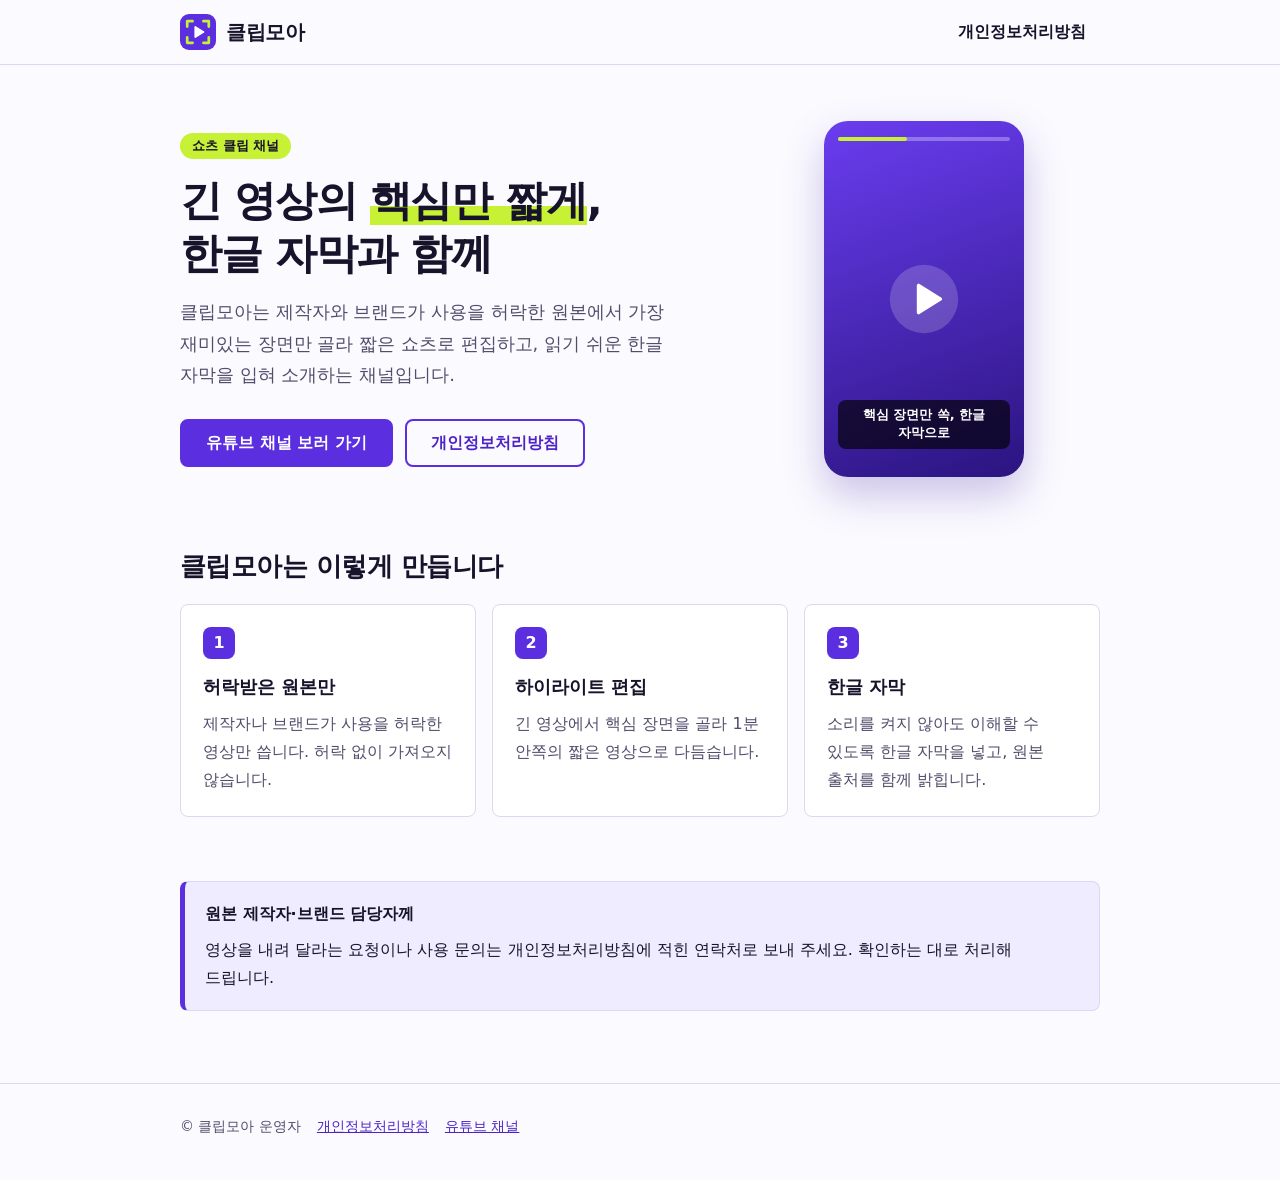
<file: index.html>
<!doctype html>
<html lang="ko">
<head>
<meta charset="utf-8">
<meta name="viewport" content="width=device-width, initial-scale=1">
<meta name="color-scheme" content="light dark">
<title>클립모아 | 허락받은 원본의 하이라이트를 한글 자막 쇼츠로</title>
<meta name="description" content="클립모아는 제작자와 브랜드의 허락을 받은 원본을 짧은 하이라이트로 편집하고 한글 자막을 입혀 올리는 쇼츠 채널입니다.">
<link rel="stylesheet" href="style.css">
</head>
<body>
<header class="bar"><div class="wrap">
  <a class="logo" href="./"><svg viewBox="0 0 40 40" aria-hidden="true" focusable="false"><rect width="40" height="40" rx="10" fill="#5b2ee0"/><path d="M8 14V8h6M32 14V8h-6M8 26v6h6M32 26v6h-6" fill="none" stroke="#c6f135" stroke-width="3" stroke-linecap="round" stroke-linejoin="round"/><path d="M16 14.5v11a1 1 0 0 0 1.5.9l9-5.5a1 1 0 0 0 0-1.8l-9-5.5a1 1 0 0 0-1.5.9z" fill="#fff"/></svg><span>클립모아</span></a>
  <nav class="menu" aria-label="주요 메뉴"><a href="privacy.html">개인정보처리방침</a></nav>
</div></header>
<main>
<section class="hero"><div class="wrap">
  <div>
    <p class="tag">쇼츠 클립 채널</p>
    <h1>긴 영상의 <em>핵심만 짧게</em>,<br>한글 자막과 함께</h1>
    <p class="lead">클립모아는 제작자와 브랜드가 사용을 허락한 원본에서 가장 재미있는 장면만 골라 짧은 쇼츠로 편집하고, 읽기 쉬운 한글 자막을 입혀 소개하는 채널입니다.</p>
    <div class="btns">
      <a class="btn primary" href="https://www.youtube.com/@keullibmoa" rel="noopener">유튜브 채널 보러 가기</a>
      <a class="btn ghost" href="privacy.html">개인정보처리방침</a>
    </div>
  </div>
  <div class="phone" aria-hidden="true">
    <span class="prog"><i></i></span>
    <svg viewBox="0 0 40 40" focusable="false"><circle cx="20" cy="20" r="19" fill="#fff" fill-opacity=".18"/><path d="M16 12.5v15a1 1 0 0 0 1.5.9l12-7.5a1 1 0 0 0 0-1.8l-12-7.5a1 1 0 0 0-1.5.9z" fill="#fff"/></svg>
    <span class="sub">핵심 장면만 쏙, 한글 자막으로</span>
  </div>
</div></section>

<section class="block"><div class="wrap">
  <h2>클립모아는 이렇게 만듭니다</h2>
  <div class="cards">
    <div class="card"><span class="num">1</span><h3>허락받은 원본만</h3><p>제작자나 브랜드가 사용을 허락한 영상만 씁니다. 허락 없이 가져오지 않습니다.</p></div>
    <div class="card"><span class="num">2</span><h3>하이라이트 편집</h3><p>긴 영상에서 핵심 장면을 골라 1분 안쪽의 짧은 영상으로 다듬습니다.</p></div>
    <div class="card"><span class="num">3</span><h3>한글 자막</h3><p>소리를 켜지 않아도 이해할 수 있도록 한글 자막을 넣고, 원본 출처를 함께 밝힙니다.</p></div>
  </div>
</div></section>

<section class="block"><div class="wrap">
  <div class="note">
    <p><strong>원본 제작자·브랜드 담당자께</strong></p>
    <p>영상을 내려 달라는 요청이나 사용 문의는 개인정보처리방침에 적힌 연락처로 보내 주세요. 확인하는 대로 처리해 드립니다.</p>
  </div>
</div></section>
</main>
<footer class="foot"><div class="wrap">
  <span>© 클립모아 운영자</span>
  <a href="privacy.html">개인정보처리방침</a>
  <a href="https://www.youtube.com/@keullibmoa" rel="noopener">유튜브 채널</a>
</div></footer>
</body>
</html>
</file>
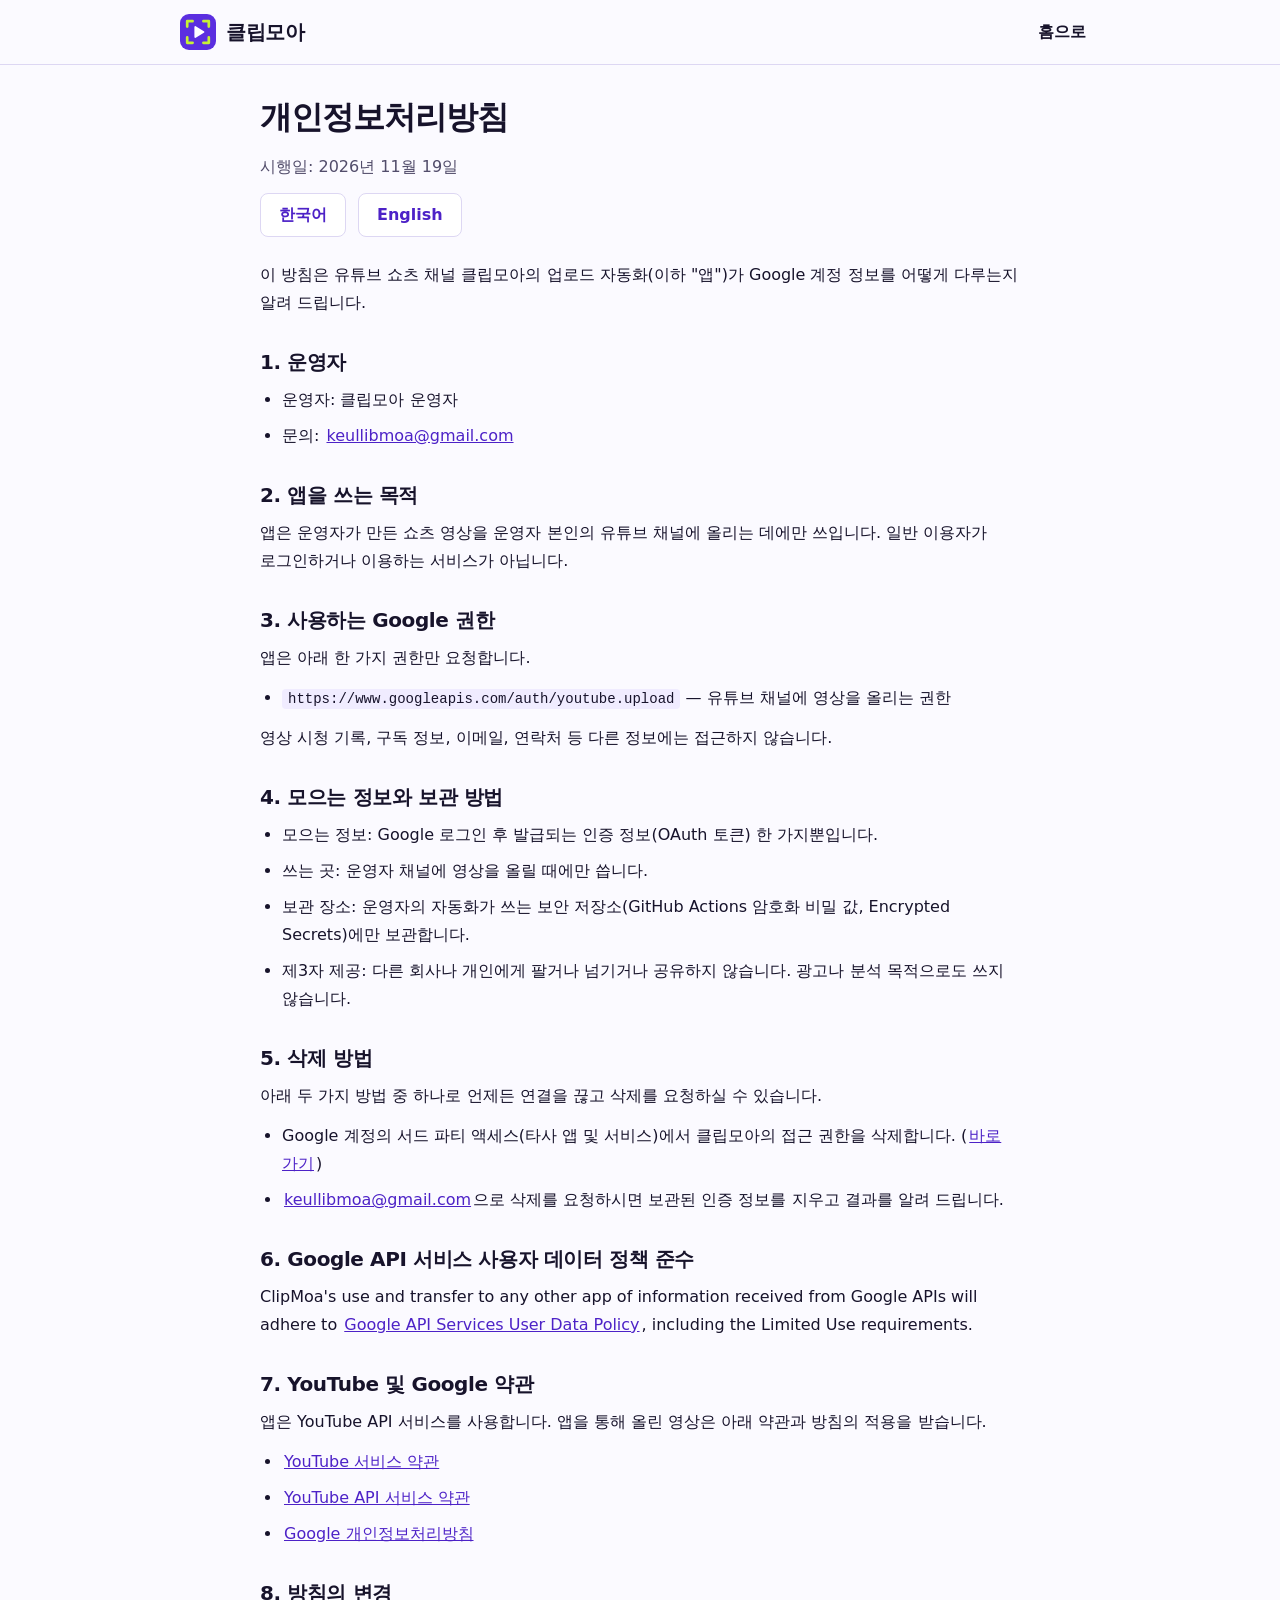
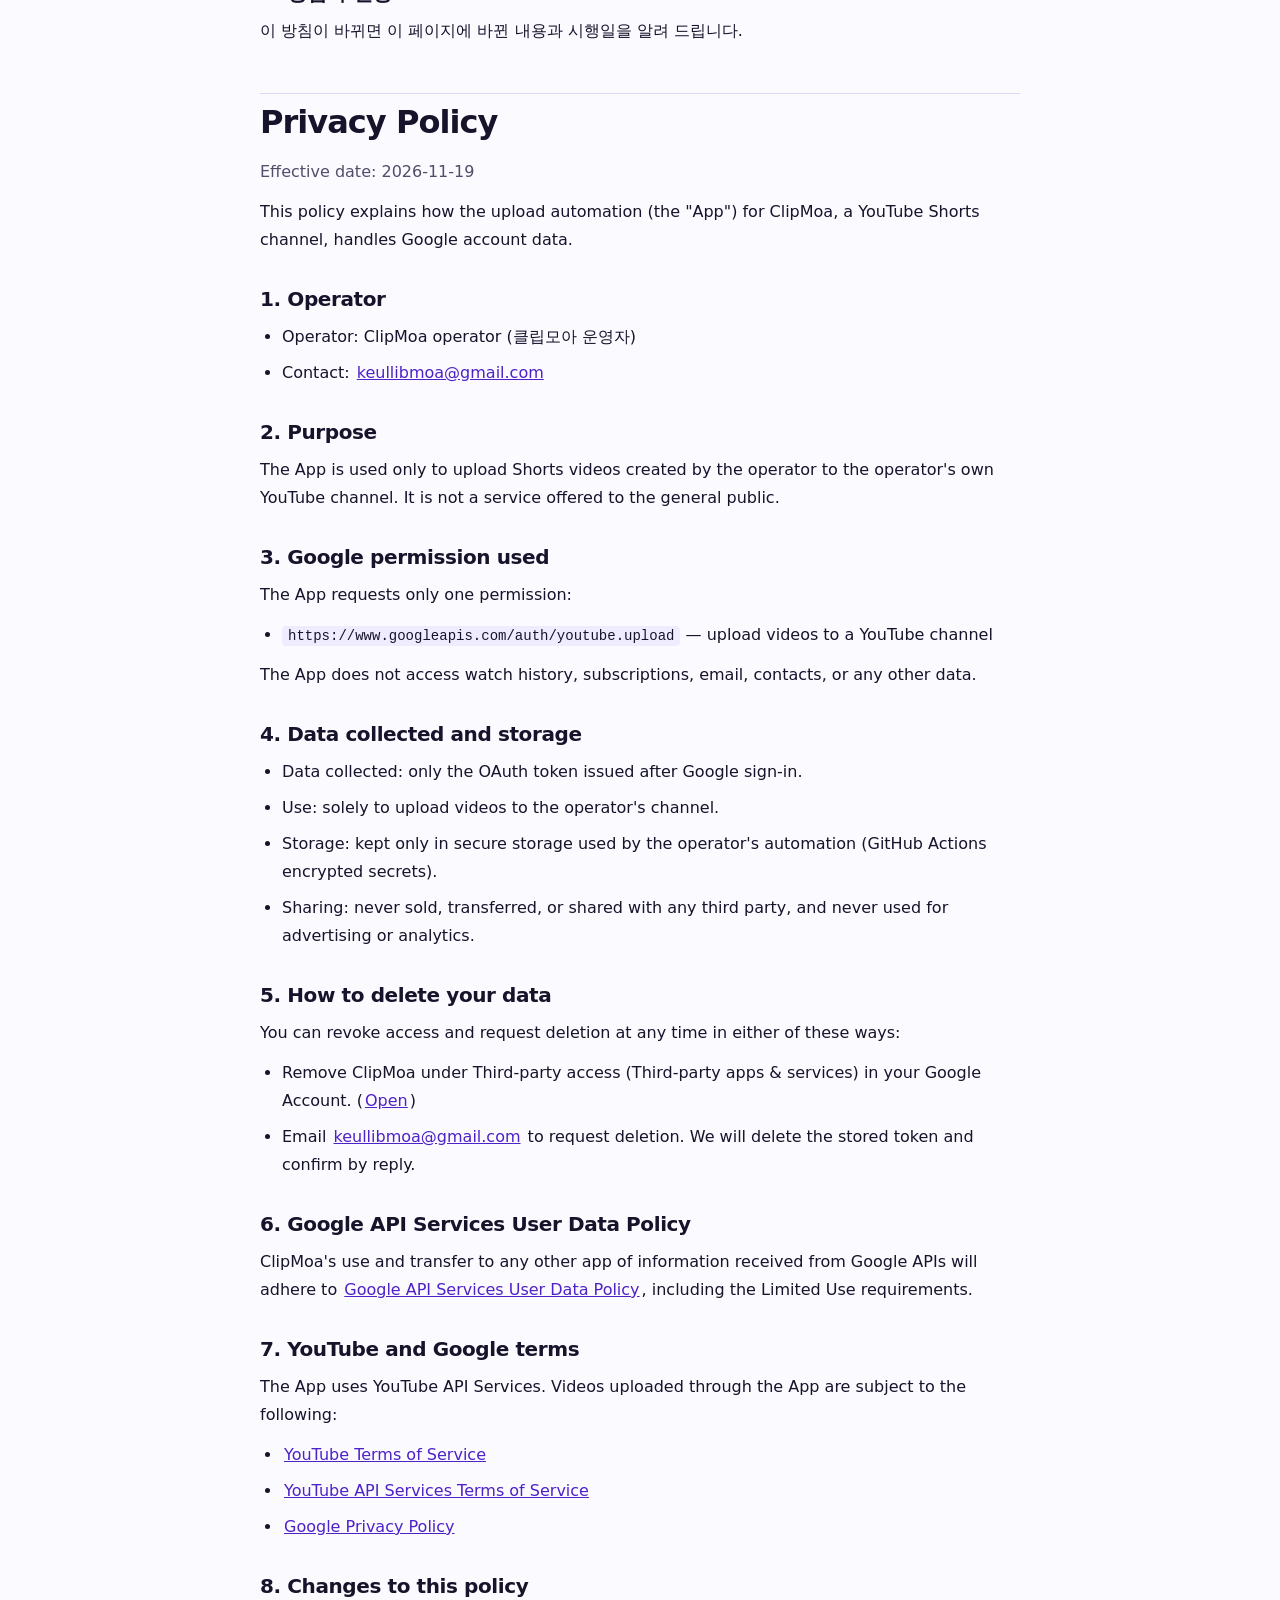
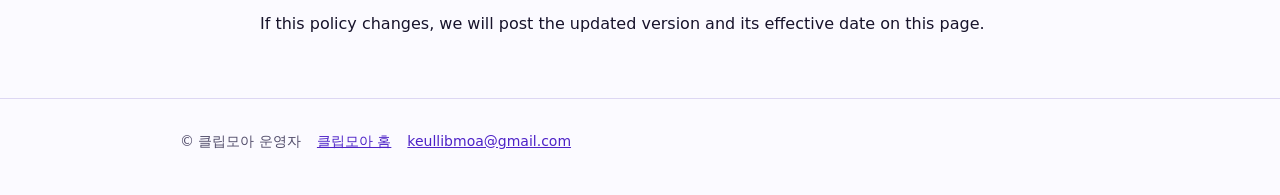
<file: privacy.html>
<!doctype html>
<html lang="ko">
<head>
<meta charset="utf-8">
<meta name="viewport" content="width=device-width, initial-scale=1">
<meta name="color-scheme" content="light dark">
<title>개인정보처리방침 (Privacy Policy) | 클립모아</title>
<meta name="description" content="클립모아 개인정보처리방침 / ClipMoa Privacy Policy">
<link rel="stylesheet" href="style.css">
</head>
<body>
<header class="bar"><div class="wrap">
  <a class="logo" href="./"><svg viewBox="0 0 40 40" aria-hidden="true" focusable="false"><rect width="40" height="40" rx="10" fill="#5b2ee0"/><path d="M8 14V8h6M32 14V8h-6M8 26v6h6M32 26v6h-6" fill="none" stroke="#c6f135" stroke-width="3" stroke-linecap="round" stroke-linejoin="round"/><path d="M16 14.5v11a1 1 0 0 0 1.5.9l9-5.5a1 1 0 0 0 0-1.8l-9-5.5a1 1 0 0 0-1.5.9z" fill="#fff"/></svg><span>클립모아</span></a>
  <nav class="menu" aria-label="주요 메뉴"><a href="./">홈으로</a></nav>
</div></header>
<main class="wrap narrow doc">

  <section id="ko" lang="ko">
    <h1>개인정보처리방침</h1>
    <p class="date">시행일: 2026년 11월 19일</p>
    <nav class="toc" aria-label="언어 선택">
      <a href="#ko">한국어</a>
      <a href="#en">English</a>
    </nav>

    <p>이 방침은 유튜브 쇼츠 채널 클립모아의 업로드 자동화(이하 "앱")가 Google 계정 정보를 어떻게 다루는지 알려 드립니다.</p>

    <h2>1. 운영자</h2>
    <ul>
      <li>운영자: 클립모아 운영자</li>
      <li>문의: <a href="mailto:keullibmoa@gmail.com">keullibmoa@gmail.com</a></li>
    </ul>

    <h2>2. 앱을 쓰는 목적</h2>
    <p>앱은 운영자가 만든 쇼츠 영상을 운영자 본인의 유튜브 채널에 올리는 데에만 쓰입니다. 일반 이용자가 로그인하거나 이용하는 서비스가 아닙니다.</p>

    <h2>3. 사용하는 Google 권한</h2>
    <p>앱은 아래 한 가지 권한만 요청합니다.</p>
    <ul>
      <li><code>https://www.googleapis.com/auth/youtube.upload</code> — 유튜브 채널에 영상을 올리는 권한</li>
    </ul>
    <p>영상 시청 기록, 구독 정보, 이메일, 연락처 등 다른 정보에는 접근하지 않습니다.</p>

    <h2>4. 모으는 정보와 보관 방법</h2>
    <ul>
      <li>모으는 정보: Google 로그인 후 발급되는 인증 정보(OAuth 토큰) 한 가지뿐입니다.</li>
      <li>쓰는 곳: 운영자 채널에 영상을 올릴 때에만 씁니다.</li>
      <li>보관 장소: 운영자의 자동화가 쓰는 보안 저장소(GitHub Actions 암호화 비밀 값, Encrypted Secrets)에만 보관합니다.</li>
      <li>제3자 제공: 다른 회사나 개인에게 팔거나 넘기거나 공유하지 않습니다. 광고나 분석 목적으로도 쓰지 않습니다.</li>
    </ul>

    <h2>5. 삭제 방법</h2>
    <p>아래 두 가지 방법 중 하나로 언제든 연결을 끊고 삭제를 요청하실 수 있습니다.</p>
    <ul>
      <li>Google 계정의 서드 파티 액세스(타사 앱 및 서비스)에서 클립모아의 접근 권한을 삭제합니다. (<a href="https://myaccount.google.com/connections" rel="noopener">바로 가기</a>)</li>
      <li><a href="mailto:keullibmoa@gmail.com">keullibmoa@gmail.com</a>으로 삭제를 요청하시면 보관된 인증 정보를 지우고 결과를 알려 드립니다.</li>
    </ul>

    <h2>6. Google API 서비스 사용자 데이터 정책 준수</h2>
    <p>ClipMoa's use and transfer to any other app of information received from Google APIs will adhere to <a href="https://developers.google.com/terms/api-services-user-data-policy#additional_requirements_for_specific_api_scopes" rel="noopener">Google API Services User Data Policy</a>, including the Limited Use requirements.</p>

    <h2>7. YouTube 및 Google 약관</h2>
    <p>앱은 YouTube API 서비스를 사용합니다. 앱을 통해 올린 영상은 아래 약관과 방침의 적용을 받습니다.</p>
    <ul>
      <li><a href="https://www.youtube.com/t/terms" rel="noopener">YouTube 서비스 약관</a></li>
      <li><a href="https://developers.google.com/youtube/terms/api-services-terms-of-service" rel="noopener">YouTube API 서비스 약관</a></li>
      <li><a href="https://policies.google.com/privacy" rel="noopener">Google 개인정보처리방침</a></li>
    </ul>

    <h2>8. 방침의 변경</h2>
    <p>이 방침이 바뀌면 이 페이지에 바뀐 내용과 시행일을 알려 드립니다.</p>
  </section>

  <hr>

  <section id="en" lang="en">
    <h1>Privacy Policy</h1>
    <p class="date">Effective date: 2026-11-19</p>

    <p>This policy explains how the upload automation (the "App") for ClipMoa, a YouTube Shorts channel, handles Google account data.</p>

    <h2>1. Operator</h2>
    <ul>
      <li>Operator: ClipMoa operator (클립모아 운영자)</li>
      <li>Contact: <a href="mailto:keullibmoa@gmail.com">keullibmoa@gmail.com</a></li>
    </ul>

    <h2>2. Purpose</h2>
    <p>The App is used only to upload Shorts videos created by the operator to the operator's own YouTube channel. It is not a service offered to the general public.</p>

    <h2>3. Google permission used</h2>
    <p>The App requests only one permission:</p>
    <ul>
      <li><code>https://www.googleapis.com/auth/youtube.upload</code> — upload videos to a YouTube channel</li>
    </ul>
    <p>The App does not access watch history, subscriptions, email, contacts, or any other data.</p>

    <h2>4. Data collected and storage</h2>
    <ul>
      <li>Data collected: only the OAuth token issued after Google sign-in.</li>
      <li>Use: solely to upload videos to the operator's channel.</li>
      <li>Storage: kept only in secure storage used by the operator's automation (GitHub Actions encrypted secrets).</li>
      <li>Sharing: never sold, transferred, or shared with any third party, and never used for advertising or analytics.</li>
    </ul>

    <h2>5. How to delete your data</h2>
    <p>You can revoke access and request deletion at any time in either of these ways:</p>
    <ul>
      <li>Remove ClipMoa under Third-party access (Third-party apps &amp; services) in your Google Account. (<a href="https://myaccount.google.com/connections" rel="noopener">Open</a>)</li>
      <li>Email <a href="mailto:keullibmoa@gmail.com">keullibmoa@gmail.com</a> to request deletion. We will delete the stored token and confirm by reply.</li>
    </ul>

    <h2>6. Google API Services User Data Policy</h2>
    <p>ClipMoa's use and transfer to any other app of information received from Google APIs will adhere to <a href="https://developers.google.com/terms/api-services-user-data-policy#additional_requirements_for_specific_api_scopes" rel="noopener">Google API Services User Data Policy</a>, including the Limited Use requirements.</p>

    <h2>7. YouTube and Google terms</h2>
    <p>The App uses YouTube API Services. Videos uploaded through the App are subject to the following:</p>
    <ul>
      <li><a href="https://www.youtube.com/t/terms" rel="noopener">YouTube Terms of Service</a></li>
      <li><a href="https://developers.google.com/youtube/terms/api-services-terms-of-service" rel="noopener">YouTube API Services Terms of Service</a></li>
      <li><a href="https://policies.google.com/privacy" rel="noopener">Google Privacy Policy</a></li>
    </ul>

    <h2>8. Changes to this policy</h2>
    <p>If this policy changes, we will post the updated version and its effective date on this page.</p>
  </section>
</main>
<footer class="foot"><div class="wrap">
  <span>© 클립모아 운영자</span>
  <a href="./">클립모아 홈</a>
  <a href="mailto:keullibmoa@gmail.com">keullibmoa@gmail.com</a>
</div></footer>
</body>
</html>
</file>
<file: style.css>
:root{
  --bg:#fbfaff;--surface:#ffffff;--soft:#f0ecff;--text:#17132b;--muted:#524d6b;--line:#ddd7f3;
  --accent:#5b2ee0;--accent-text:#ffffff;--link:#4d22c7;--hi:#c6f135;--focus:#17132b;
}
@media (prefers-color-scheme:dark){
  :root{
    --bg:#0f0c1d;--surface:#181430;--soft:#211b45;--text:#f1eeff;--muted:#b9b3d6;--line:#322b5c;
    --accent:#a58bff;--accent-text:#120c2e;--link:#b9a5ff;--hi:#c6f135;--focus:#c6f135;
  }
}
*{box-sizing:border-box}
html{-webkit-text-size-adjust:100%}
body{margin:0;background:var(--bg);color:var(--text);
  font-family:"Apple SD Gothic Neo","Malgun Gothic","Noto Sans KR",system-ui,-apple-system,"Segoe UI",Roboto,sans-serif;
  line-height:1.75;font-size:16px;word-break:keep-all;overflow-wrap:anywhere}
a{color:var(--link)}
a:focus-visible{outline:3px solid var(--focus);outline-offset:2px;border-radius:4px}
.wrap{max-width:960px;margin:0 auto;padding:0 20px}
.narrow{max-width:760px}
header.bar{border-bottom:1px solid var(--line)}
header.bar .wrap{display:flex;align-items:center;justify-content:space-between;gap:12px;min-height:64px}
.logo{display:inline-flex;align-items:center;gap:10px;min-height:44px;text-decoration:none;color:var(--text);font-weight:800;font-size:20px;letter-spacing:-.02em}
.logo svg{width:36px;height:36px;flex:none}
nav.menu{display:flex;gap:4px}
nav.menu a{display:inline-flex;align-items:center;min-height:44px;padding:0 14px;border-radius:8px;text-decoration:none;font-weight:600;color:var(--text)}
nav.menu a:hover{background:var(--soft)}
.hero{padding:56px 0 40px}
.hero .wrap{display:grid;grid-template-columns:1.2fr .8fr;gap:40px;align-items:center}
.tag{display:inline-block;background:var(--hi);color:#17132b;font-weight:800;font-size:13px;padding:2px 12px;border-radius:999px;margin:0 0 16px}
h1{font-size:42px;line-height:1.25;margin:0 0 16px;letter-spacing:-.03em}
h1 em{font-style:normal;background:linear-gradient(transparent 62%,var(--hi) 62%);color:var(--text)}
@media (prefers-color-scheme:dark){h1 em{background:linear-gradient(transparent 62%,#5a6f10 62%)}}
.lead{font-size:18px;color:var(--muted);margin:0 0 28px}
.btns{display:flex;flex-wrap:wrap;gap:12px}
.btn{display:inline-flex;align-items:center;justify-content:center;min-height:48px;padding:0 24px;border-radius:8px;font-weight:700;text-decoration:none;border:2px solid var(--accent)}
.btn.primary{background:var(--accent);color:var(--accent-text)}
.btn.ghost{background:transparent;color:var(--link)}
.btn:hover{filter:brightness(1.08)}
.phone{justify-self:center;width:200px;aspect-ratio:9/16;border-radius:24px;background:linear-gradient(160deg,#6a3df0,#2b1480);position:relative;box-shadow:0 18px 40px rgba(60,30,160,.25);display:flex;align-items:center;justify-content:center}
.phone svg{width:72px;height:72px}
.phone .sub{position:absolute;left:14px;right:14px;bottom:28px;background:rgba(0,0,0,.65);color:#fff;border-radius:8px;padding:6px 8px;font-size:13px;font-weight:700;text-align:center;line-height:1.4}
.phone .prog{position:absolute;left:14px;right:14px;top:16px;height:4px;border-radius:2px;background:rgba(255,255,255,.3)}
.phone .prog i{display:block;width:40%;height:100%;border-radius:2px;background:#c6f135}
section.block{padding:32px 0}
h2{font-size:26px;line-height:1.35;margin:0 0 20px;letter-spacing:-.02em}
.cards{display:grid;grid-template-columns:repeat(3,1fr);gap:16px}
.card{background:var(--surface);border:1px solid var(--line);border-radius:8px;padding:22px}
.card h3{margin:0 0 8px;font-size:18px}
.card p{margin:0;color:var(--muted)}
.num{display:inline-flex;align-items:center;justify-content:center;width:32px;height:32px;border-radius:8px;background:var(--accent);color:var(--accent-text);font-weight:800;margin-bottom:12px}
.note{background:var(--soft);border:1px solid var(--line);border-left:5px solid var(--accent);border-radius:8px;padding:18px 20px}
.note p{margin:0 0 8px}.note p:last-child{margin:0}
footer.foot{border-top:1px solid var(--line);margin-top:40px;padding:20px 0 32px;color:var(--muted);font-size:14px}
footer.foot .wrap{display:flex;flex-wrap:wrap;gap:4px 16px;align-items:center}
footer.foot a{display:inline-flex;align-items:center;min-height:44px}
.doc{padding:32px 0 8px}
.doc h1{font-size:32px}
.date{color:var(--muted);margin:0 0 20px}
.toc{display:flex;flex-wrap:wrap;gap:12px;margin:0 0 24px}
.toc a{display:inline-flex;align-items:center;min-height:44px;padding:0 18px;border:1px solid var(--line);border-radius:8px;font-weight:700;text-decoration:none;background:var(--surface)}
.doc h2{font-size:20px;margin:32px 0 10px}
.doc p,.doc ul{margin:0 0 12px}
.doc ul{padding-left:22px}
.doc li{margin:0 0 8px}
.doc li a,.doc p a{padding:12px 2px}
.doc code{background:var(--soft);padding:2px 6px;border-radius:4px;font-size:14px;overflow-wrap:anywhere}
.doc hr{border:0;border-top:1px solid var(--line);margin:48px 0 8px}
@media (max-width:720px){
  .hero{padding:32px 0 24px}
  .hero .wrap{grid-template-columns:1fr;gap:28px}
  h1{font-size:30px}
  .lead{font-size:16px}
  .cards{grid-template-columns:1fr}
  .phone{width:170px}
  .btn{width:100%}
  h2{font-size:22px}
  .doc h1{font-size:26px}
  .wrap{padding:0 16px}
}
</file>
